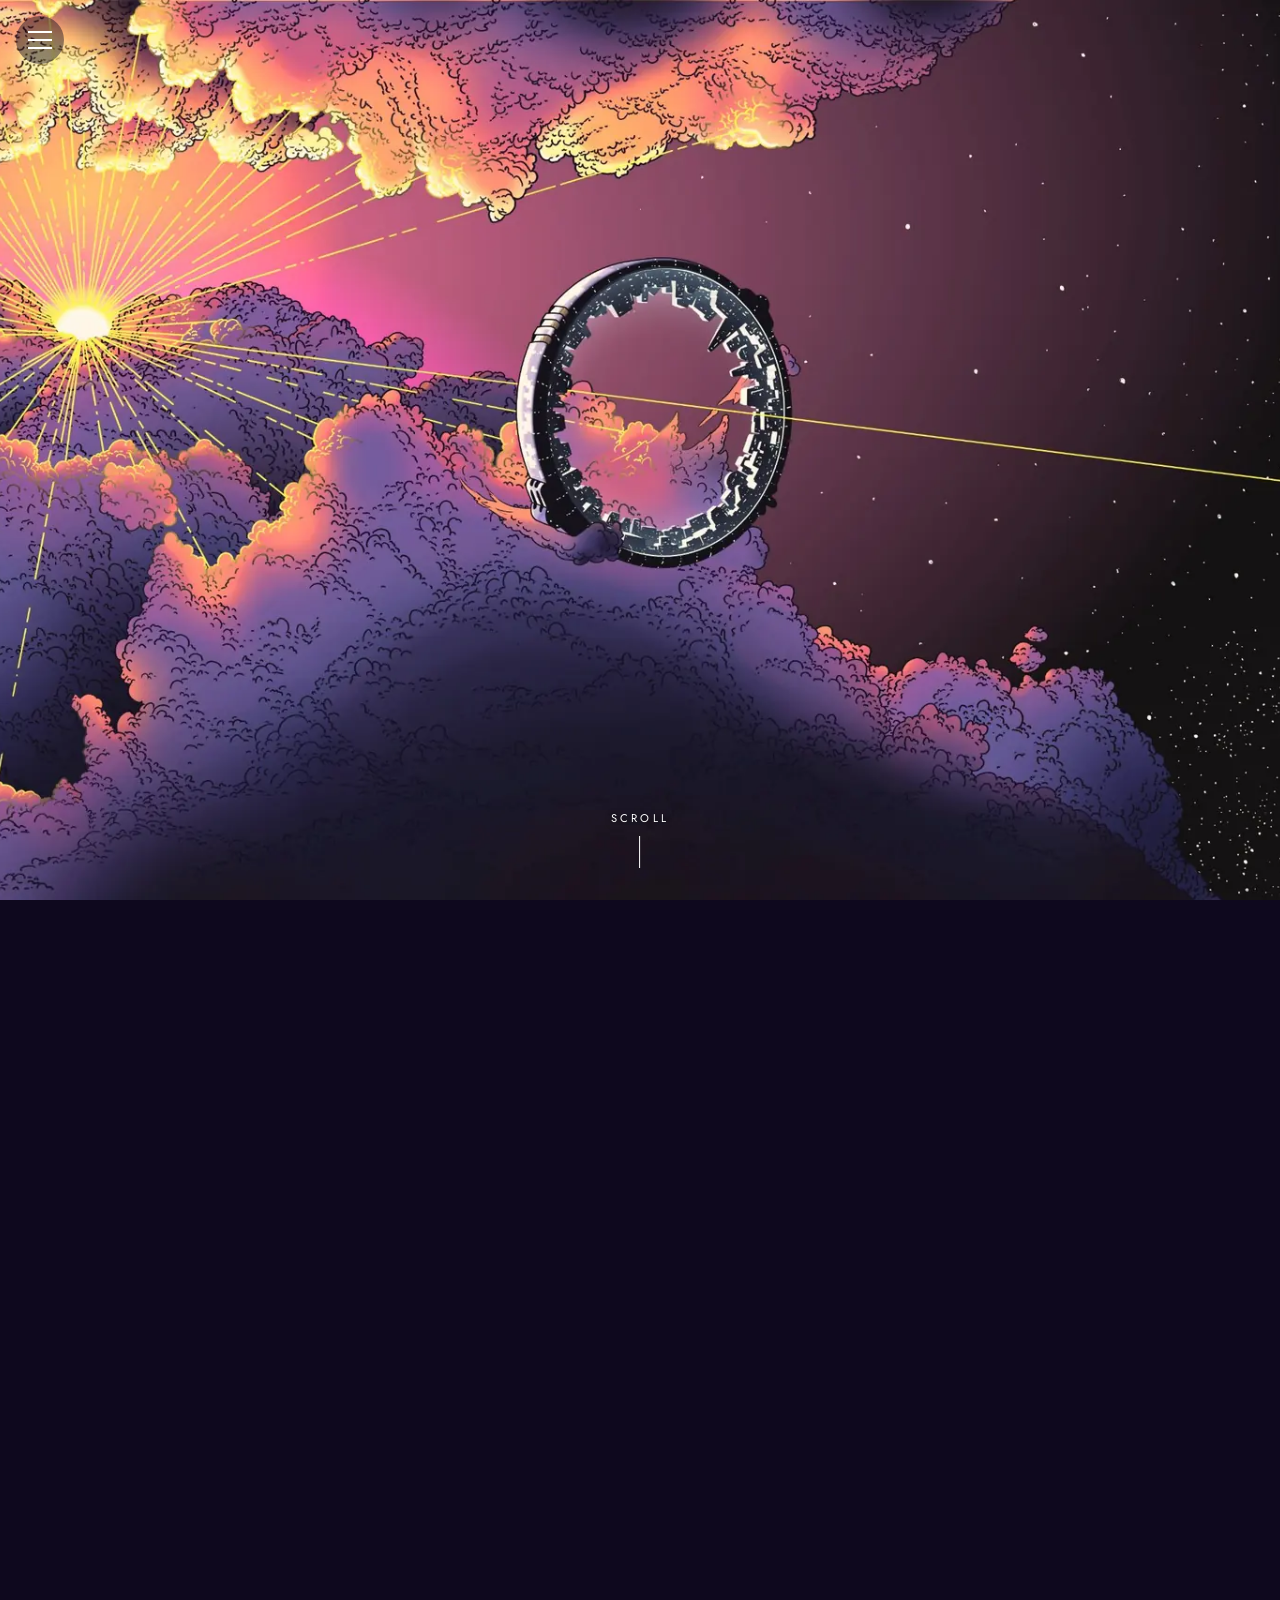
<file: index.html>
<!DOCTYPE html>
<html lang="en">
<head>
  <meta charset="UTF-8">
  <meta name="viewport" content="width=device-width, initial-scale=1">
  <title>Daniel Knowlton | Fiction Writer</title>
  <meta name="description" content="Daniel Knowlton is a fiction writer based in Frederick, MD. He is currently at work on his novel-in-progress, with the working title of Brave Little Gods.">
  <meta name="author" content="Daniel Knowlton">
  <meta name="robots" content="index, follow, max-image-preview:large">
  <meta name="theme-color" content="#0e081e">
  <link rel="canonical" href="https://danielknowlton.com/">

  <link rel="icon" href="/favicon.ico" sizes="48x48">
  <link rel="icon" href="/favicon.svg" type="image/svg+xml">
  <link rel="apple-touch-icon" href="/apple-touch-icon.png">
  <link rel="manifest" href="/site.webmanifest">

  <meta property="og:title" content="Daniel Knowlton | Fiction Writer">
  <meta property="og:description" content="Fiction writer Daniel Knowlton is at work on Brave Little Gods, a literary science fiction novel in progress.">
  <meta property="og:type" content="website">
  <meta property="og:url" content="https://danielknowlton.com/">
  <meta property="og:site_name" content="Daniel Knowlton">
  <meta property="og:locale" content="en_US">
  <meta property="og:image" content="https://danielknowlton.com/og-image.jpg">
  <meta property="og:image:width" content="1200">
  <meta property="og:image:height" content="630">
  <meta property="og:image:alt" content="Illustration of a ring-shaped space habitat drifting above sunlit clouds at dusk.">

  <meta name="twitter:card" content="summary_large_image">
  <meta name="twitter:title" content="Daniel Knowlton | Fiction Writer">
  <meta name="twitter:description" content="Fiction writer Daniel Knowlton is at work on Brave Little Gods, a literary science fiction novel in progress.">
  <meta name="twitter:image" content="https://danielknowlton.com/og-image.jpg">
  <meta name="twitter:image:alt" content="Illustration of a ring-shaped space habitat drifting above sunlit clouds at dusk.">

  <link rel="preload" href="fonts/jost-latin-400-normal.woff2" as="font" type="font/woff2" crossorigin>
  <link rel="preload" href="fonts/newsreader-latin-400-normal.woff2" as="font" type="font/woff2" crossorigin>
  <link rel="preload" href="images/background-1600.webp" as="image" type="image/webp" media="(max-width: 800px)" fetchpriority="high">
  <link rel="preload" href="images/background-1920.webp" as="image" type="image/webp" media="(min-width: 801px) and (max-width: 1920px)" fetchpriority="high">
  <link rel="preload" href="images/background-2560.webp" as="image" type="image/webp" media="(min-width: 1921px)" fetchpriority="high">
  <link rel="stylesheet" href="style.css">

  <script type="application/ld+json">
  {
    "@context": "https://schema.org",
    "@graph": [
      {
        "@type": "WebSite",
        "@id": "https://danielknowlton.com/#website",
        "url": "https://danielknowlton.com/",
        "name": "Daniel Knowlton",
        "inLanguage": "en-US",
        "publisher": {
          "@id": "https://danielknowlton.com/#person"
        }
      },
      {
        "@type": "Person",
        "@id": "https://danielknowlton.com/#person",
        "name": "Daniel Knowlton",
        "url": "https://danielknowlton.com/",
        "jobTitle": "Fiction writer",
        "description": "Fiction writer based in Frederick, MD, at work on the literary science fiction novel Brave Little Gods.",
        "address": {
          "@type": "PostalAddress",
          "addressLocality": "Frederick",
          "addressRegion": "MD",
          "addressCountry": "US"
        },
        "alumniOf": {
          "@type": "CollegeOrUniversity",
          "name": "University of Maryland"
        }
      }
    ]
  }
  </script>
</head>
<body class="home">

  <button class="menu-toggle" type="button" aria-label="Open menu" aria-expanded="false" aria-controls="site-menu">
    <span></span>
    <span></span>
    <span></span>
  </button>

  <nav class="sidebar" id="site-menu" aria-label="Main menu">
    <ul>
      <li><a href="/" aria-current="page">Home</a></li>
      <li><a href="writings.html">Writings</a></li>
      <li><a href="about.html">About</a></li>
      <li><a href="contact.html">Contact</a></li>
    </ul>
  </nav>
  <div class="menu-overlay"></div>

  <div class="bg" aria-hidden="true"></div>

  <div class="shade" aria-hidden="true"></div>

  <main>
    <h1 class="visually-hidden">Daniel Knowlton, Fiction Writer</h1>

    <p class="tagline">We have all bred such brave little gods within our red, beating hearts.</p>

    <p class="synopsis"><em>Brave Little Gods</em> is a literary science fiction novel-in-progress about a long, generational journey from this world to the next. On board The Ring, the middle generations have no experience of Earth and won't live to see their destination, but against all odds, they build a home and life that is all their own. Along the way, they face death, commune with ghosts, birth new life, and redefine what humanity looks like when it's free from the earth and must survive in the lifeless black.</p>
    <div class="scroll-cue" aria-hidden="true">Scroll</div>

    <div class="scroll-space" aria-hidden="true"></div>
  </main>

  <script src="script.js"></script>
</body>
</html>
</file>
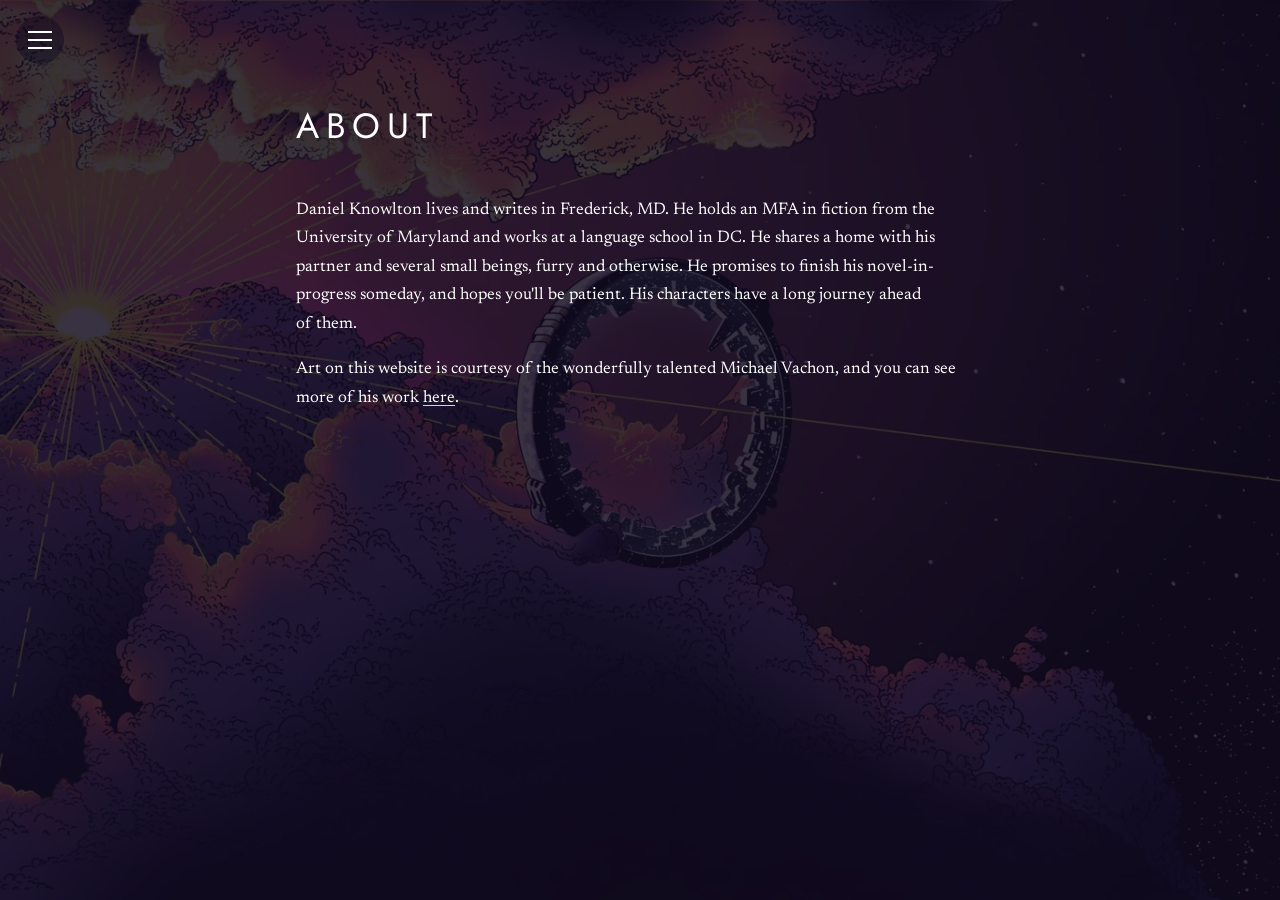
<file: about.html>
<!DOCTYPE html>
<html lang="en">
<head>
  <meta charset="UTF-8">
  <meta name="viewport" content="width=device-width, initial-scale=1">
  <title>About | Daniel Knowlton</title>
  <meta name="description" content="A brief author's bio for Daniel Knowlton, a fiction writer based in Frederick, MD.">
  <meta name="author" content="Daniel Knowlton">
  <meta name="robots" content="index, follow, max-image-preview:large">
  <meta name="theme-color" content="#0e081e">
  <link rel="canonical" href="https://danielknowlton.com/about.html">

  <link rel="icon" href="/favicon.ico" sizes="48x48">
  <link rel="icon" href="/favicon.svg" type="image/svg+xml">
  <link rel="apple-touch-icon" href="/apple-touch-icon.png">
  <link rel="manifest" href="/site.webmanifest">

  <meta property="og:title" content="About | Daniel Knowlton">
  <meta property="og:description" content="About Daniel Knowlton, a writer living in Frederick, MD, and his novel in progress.">
  <meta property="og:type" content="website">
  <meta property="og:url" content="https://danielknowlton.com/about.html">
  <meta property="og:site_name" content="Daniel Knowlton">
  <meta property="og:locale" content="en_US">
  <meta property="og:image" content="https://danielknowlton.com/og-image.jpg">
  <meta property="og:image:width" content="1200">
  <meta property="og:image:height" content="630">
  <meta property="og:image:alt" content="Illustration of a ring-shaped space habitat drifting above sunlit clouds at dusk.">

  <meta name="twitter:card" content="summary_large_image">
  <meta name="twitter:title" content="About | Daniel Knowlton">
  <meta name="twitter:description" content="About Daniel Knowlton, a writer living in Frederick, MD, and his novel in progress.">
  <meta name="twitter:image" content="https://danielknowlton.com/og-image.jpg">
  <meta name="twitter:image:alt" content="Illustration of a ring-shaped space habitat drifting above sunlit clouds at dusk.">

  <link rel="preload" href="fonts/jost-latin-400-normal.woff2" as="font" type="font/woff2" crossorigin>
  <link rel="preload" href="fonts/newsreader-latin-400-normal.woff2" as="font" type="font/woff2" crossorigin>
  <link rel="preload" href="images/background-1600.webp" as="image" type="image/webp" media="(max-width: 800px)" fetchpriority="high">
  <link rel="preload" href="images/background-1920.webp" as="image" type="image/webp" media="(min-width: 801px) and (max-width: 1920px)" fetchpriority="high">
  <link rel="preload" href="images/background-2560.webp" as="image" type="image/webp" media="(min-width: 1921px)" fetchpriority="high">
  <link rel="stylesheet" href="style.css">

  <script type="application/ld+json">
  {
    "@context": "https://schema.org",
    "@type": "ProfilePage",
    "url": "https://danielknowlton.com/about.html",
    "mainEntity": {
      "@type": "Person",
      "@id": "https://danielknowlton.com/#person",
      "name": "Daniel Knowlton",
      "url": "https://danielknowlton.com/",
      "jobTitle": "Fiction writer",
      "description": "Fiction writer based in Frederick, MD, at work on the literary science fiction novel Brave Little Gods.",
      "address": {
        "@type": "PostalAddress",
        "addressLocality": "Frederick",
        "addressRegion": "MD",
        "addressCountry": "US"
      },
      "alumniOf": {
        "@type": "CollegeOrUniversity",
        "name": "University of Maryland"
      }
    }
  }
  </script>
</head>
<body class="page">

  <button class="menu-toggle" type="button" aria-label="Open menu" aria-expanded="false" aria-controls="site-menu">
    <span></span>
    <span></span>
    <span></span>
  </button>

  <nav class="sidebar" id="site-menu" aria-label="Main menu">
    <ul>
      <li><a href="/">Home</a></li>
      <li><a href="writings.html">Writings</a></li>
      <li><a href="about.html" aria-current="page">About</a></li>
      <li><a href="contact.html">Contact</a></li>
    </ul>
  </nav>
  <div class="menu-overlay"></div>

  <div class="bg" aria-hidden="true"></div>

  <main class="content">
    <h1>About</h1>

    <p>Daniel Knowlton lives and writes in Frederick, MD. He holds an MFA in fiction from the University of Maryland and works at a language school in DC. He shares a home with his partner and several small beings, furry and otherwise. He promises to finish his novel-in-progress someday, and hopes you'll be patient. His characters have a long journey ahead of them.</p>

    <p>Art on this website is courtesy of the wonderfully talented Michael Vachon, and you can see more of his work <a href="https://www.redbubble.com/people/sanguinefool/explore" target="_blank" rel="noopener noreferrer">here</a>.</p>
  </main>

  <script src="script.js"></script>
</body>
</html>
</file>
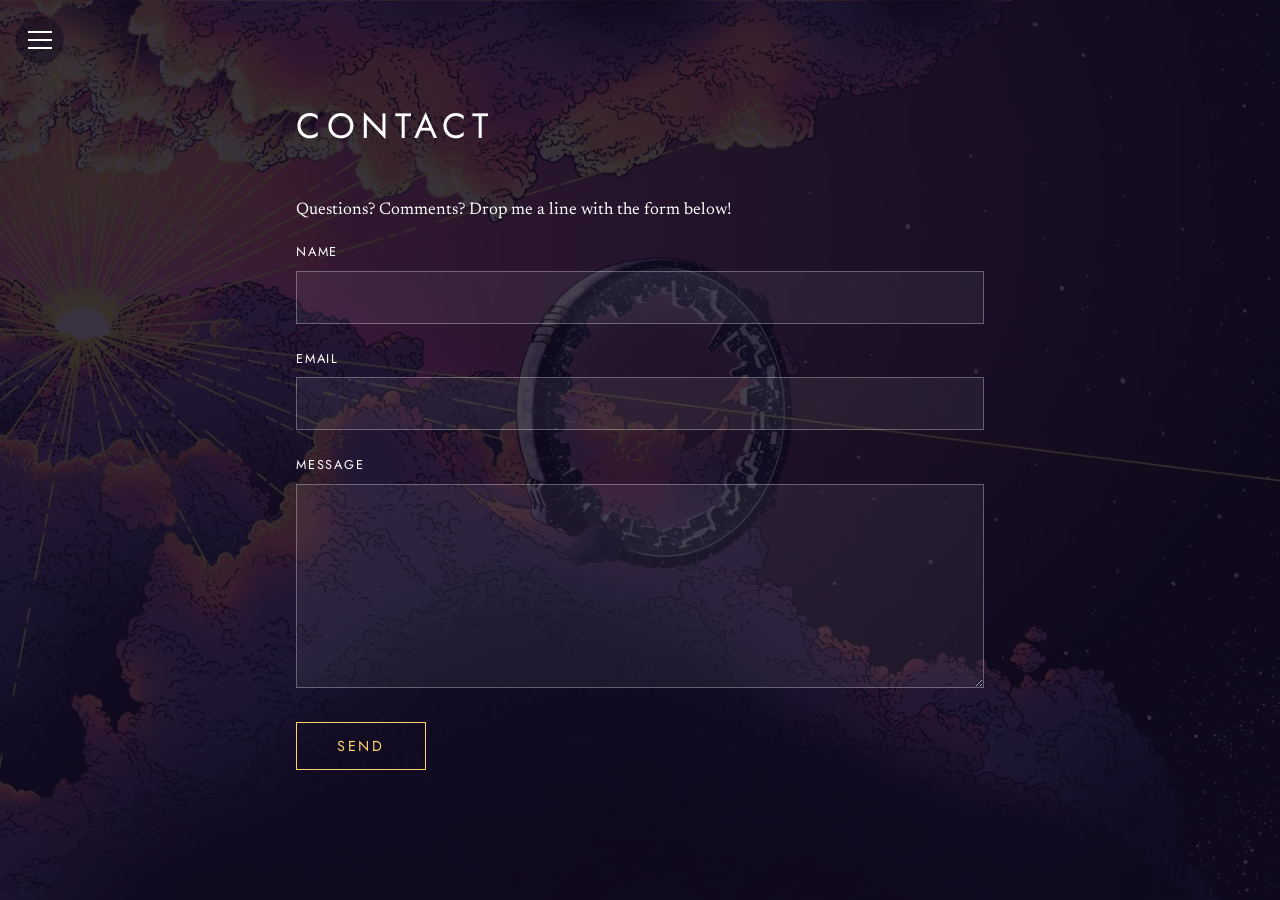
<file: contact.html>
<!DOCTYPE html>
<html lang="en">
<head>
  <meta charset="UTF-8">
  <meta name="viewport" content="width=device-width, initial-scale=1">
  <title>Contact | Daniel Knowlton</title>
  <meta name="description" content="Daniel Knowlton is a fiction writer based in Frederick, MD. Get in touch with him here for questions and comments.">
  <meta name="author" content="Daniel Knowlton">
  <meta name="robots" content="index, follow, max-image-preview:large">
  <meta name="theme-color" content="#0e081e">
  <link rel="canonical" href="https://danielknowlton.com/contact.html">

  <link rel="icon" href="/favicon.ico" sizes="48x48">
  <link rel="icon" href="/favicon.svg" type="image/svg+xml">
  <link rel="apple-touch-icon" href="/apple-touch-icon.png">
  <link rel="manifest" href="/site.webmanifest">

  <meta property="og:title" content="Contact | Daniel Knowlton">
  <meta property="og:description" content="Get in touch with Daniel Knowlton.">
  <meta property="og:type" content="website">
  <meta property="og:url" content="https://danielknowlton.com/contact.html">
  <meta property="og:site_name" content="Daniel Knowlton">
  <meta property="og:locale" content="en_US">
  <meta property="og:image" content="https://danielknowlton.com/og-image.jpg">
  <meta property="og:image:width" content="1200">
  <meta property="og:image:height" content="630">
  <meta property="og:image:alt" content="Illustration of a ring-shaped space habitat drifting above sunlit clouds at dusk.">

  <meta name="twitter:card" content="summary_large_image">
  <meta name="twitter:title" content="Contact | Daniel Knowlton">
  <meta name="twitter:description" content="Get in touch with Daniel Knowlton.">
  <meta name="twitter:image" content="https://danielknowlton.com/og-image.jpg">
  <meta name="twitter:image:alt" content="Illustration of a ring-shaped space habitat drifting above sunlit clouds at dusk.">

  <link rel="preload" href="fonts/jost-latin-400-normal.woff2" as="font" type="font/woff2" crossorigin>
  <link rel="preload" href="fonts/newsreader-latin-400-normal.woff2" as="font" type="font/woff2" crossorigin>
  <link rel="preload" href="images/background-1600.webp" as="image" type="image/webp" media="(max-width: 800px)" fetchpriority="high">
  <link rel="preload" href="images/background-1920.webp" as="image" type="image/webp" media="(min-width: 801px) and (max-width: 1920px)" fetchpriority="high">
  <link rel="preload" href="images/background-2560.webp" as="image" type="image/webp" media="(min-width: 1921px)" fetchpriority="high">
  <link rel="stylesheet" href="style.css">
</head>
<body class="page">

  <button class="menu-toggle" type="button" aria-label="Open menu" aria-expanded="false" aria-controls="site-menu">
    <span></span>
    <span></span>
    <span></span>
  </button>

  <nav class="sidebar" id="site-menu" aria-label="Main menu">
    <ul>
      <li><a href="/">Home</a></li>
      <li><a href="writings.html">Writings</a></li>
      <li><a href="about.html">About</a></li>
      <li><a href="contact.html" aria-current="page">Contact</a></li>
    </ul>
  </nav>
  <div class="menu-overlay"></div>

  <div class="bg" aria-hidden="true"></div>

  <main class="content">
    <h1>Contact</h1>

    <p>Questions? Comments? Drop me a line with the form below!</p>

    <form id="contact-form" action="https://api.web3forms.com/submit" method="POST">
      <input type="hidden" name="access_key" value="7f456020-65fb-4381-9c6b-acda6661f4be">
      <input type="hidden" name="subject" value="New message from danielknowlton.com">
      <input type="hidden" name="from_name" value="danielknowlton.com contact form">
      <input type="checkbox" name="botcheck" style="display: none;" tabindex="-1" autocomplete="off">

      <div class="field">
        <label for="name">Name</label>
        <input type="text" id="name" name="name" autocomplete="name" required>
      </div>

      <div class="field">
        <label for="email">Email</label>
        <input type="email" id="email" name="email" autocomplete="email" required>
      </div>

      <div class="field">
        <label for="message">Message</label>
        <textarea id="message" name="message" rows="7" required></textarea>
      </div>

      <button type="submit" class="form-button">Send</button>
      <p class="form-status" id="form-status" role="status" aria-live="polite"></p>
    </form>
  </main>

  <script src="script.js"></script>
  <script src="contact.js"></script>
</body>
</html>
</file>
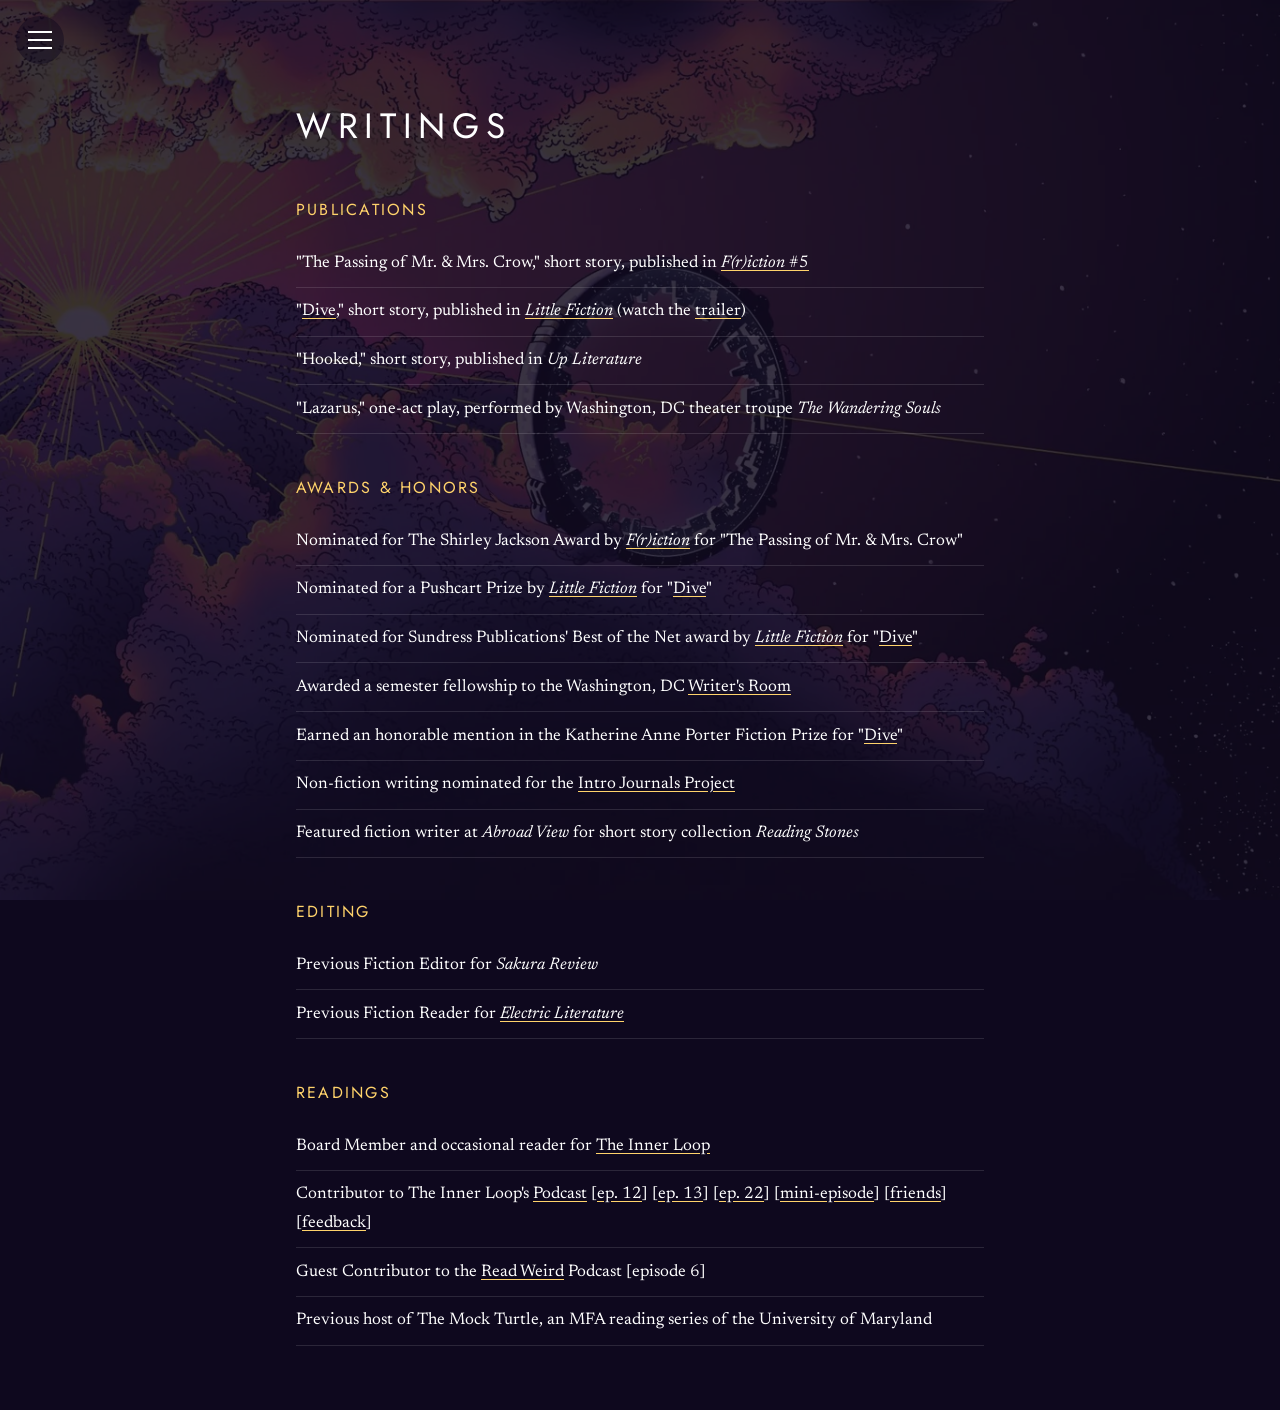
<file: writings.html>
<!DOCTYPE html>
<html lang="en">
<head>
  <meta charset="UTF-8">
  <meta name="viewport" content="width=device-width, initial-scale=1">
  <title>Writings | Daniel Knowlton</title>
  <meta name="description" content="Published fiction, awards, editing work, and readings by Daniel Knowlton.">
  <meta name="author" content="Daniel Knowlton">
  <meta name="robots" content="index, follow, max-image-preview:large">
  <meta name="theme-color" content="#0e081e">
  <link rel="canonical" href="https://danielknowlton.com/writings.html">

  <link rel="icon" href="/favicon.ico" sizes="48x48">
  <link rel="icon" href="/favicon.svg" type="image/svg+xml">
  <link rel="apple-touch-icon" href="/apple-touch-icon.png">
  <link rel="manifest" href="/site.webmanifest">

  <meta property="og:title" content="Writings | Daniel Knowlton">
  <meta property="og:description" content="Published fiction, awards, editing work, and readings by Daniel Knowlton.">
  <meta property="og:type" content="website">
  <meta property="og:url" content="https://danielknowlton.com/writings.html">
  <meta property="og:site_name" content="Daniel Knowlton">
  <meta property="og:locale" content="en_US">
  <meta property="og:image" content="https://danielknowlton.com/og-image.jpg">
  <meta property="og:image:width" content="1200">
  <meta property="og:image:height" content="630">
  <meta property="og:image:alt" content="Illustration of a ring-shaped space habitat drifting above sunlit clouds at dusk.">

  <meta name="twitter:card" content="summary_large_image">
  <meta name="twitter:title" content="Writings | Daniel Knowlton">
  <meta name="twitter:description" content="Published fiction, awards, editing work, and readings by Daniel Knowlton.">
  <meta name="twitter:image" content="https://danielknowlton.com/og-image.jpg">
  <meta name="twitter:image:alt" content="Illustration of a ring-shaped space habitat drifting above sunlit clouds at dusk.">

  <link rel="preload" href="fonts/jost-latin-400-normal.woff2" as="font" type="font/woff2" crossorigin>
  <link rel="preload" href="fonts/newsreader-latin-400-normal.woff2" as="font" type="font/woff2" crossorigin>
  <link rel="preload" href="images/background-1600.webp" as="image" type="image/webp" media="(max-width: 800px)" fetchpriority="high">
  <link rel="preload" href="images/background-1920.webp" as="image" type="image/webp" media="(min-width: 801px) and (max-width: 1920px)" fetchpriority="high">
  <link rel="preload" href="images/background-2560.webp" as="image" type="image/webp" media="(min-width: 1921px)" fetchpriority="high">
  <link rel="stylesheet" href="style.css">
</head>
<body class="page">

  <button class="menu-toggle" type="button" aria-label="Open menu" aria-expanded="false" aria-controls="site-menu">
    <span></span>
    <span></span>
    <span></span>
  </button>

  <nav class="sidebar" id="site-menu" aria-label="Main menu">
    <ul>
      <li><a href="/">Home</a></li>
      <li><a href="writings.html" aria-current="page">Writings</a></li>
      <li><a href="about.html">About</a></li>
      <li><a href="contact.html">Contact</a></li>
    </ul>
  </nav>
  <div class="menu-overlay"></div>

  <div class="bg" aria-hidden="true"></div>

  <main class="content">
    <h1>Writings</h1>

    <section>
      <h2>Publications</h2>
      <ul>
        <li>"The Passing of Mr. &amp; Mrs. Crow," short story, published in <a href="https://frictionlit.org/the-passing-of-mr-and-mrs-crow/" target="_blank" rel="noopener noreferrer"><em>F(r)iction</em> #5</a></li>
        <li>"<a href="http://littlefiction.com/beta/DanielKnowlton_Dive.html" target="_blank" rel="noopener noreferrer">Dive</a>," short story, published in <a href="http://littlefiction.com/beta/Home.html" target="_blank" rel="noopener noreferrer"><em>Little Fiction</em></a> (watch the <a href="https://youtu.be/DXfhYLkIAHU" target="_blank" rel="noopener noreferrer">trailer</a>)</li>
        <li>"Hooked," short story, published in <em>Up Literature</em></li>
        <li>"Lazarus," one-act play, performed by Washington, DC theater troupe <em>The Wandering Souls</em></li>
      </ul>
    </section>

    <section>
      <h2>Awards &amp; Honors</h2>
      <ul>
        <li>Nominated for The Shirley Jackson Award by <a href="https://frictionlit.org/" target="_blank" rel="noopener noreferrer"><em>F(r)iction</em></a> for "The Passing of Mr. &amp; Mrs. Crow"</li>
        <li>Nominated for a Pushcart Prize by <a href="http://littlefiction.com/beta/Home.html" target="_blank" rel="noopener noreferrer"><em>Little Fiction</em></a> for "<a href="http://littlefiction.com/beta/DanielKnowlton_Dive.html" target="_blank" rel="noopener noreferrer">Dive</a>"</li>
        <li>Nominated for Sundress Publications' Best of the Net award by <a href="http://littlefiction.com/beta/Home.html" target="_blank" rel="noopener noreferrer"><em>Little Fiction</em></a> for "<a href="http://littlefiction.com/beta/DanielKnowlton_Dive.html" target="_blank" rel="noopener noreferrer">Dive</a>"</li>
        <li>Awarded a semester fellowship to the Washington, DC <a href="https://www.dcwritersroom.com/" target="_blank" rel="noopener noreferrer">Writer's Room</a></li>
        <li>Earned an honorable mention in the Katherine Anne Porter Fiction Prize for "<a href="http://littlefiction.com/beta/DanielKnowlton_Dive.html" target="_blank" rel="noopener noreferrer">Dive</a>"</li>
        <li>Non-fiction writing nominated for the <a href="https://awpwriter.org/AWP/AWP/Contests/Intro-Journals-Project/Overview.aspx" target="_blank" rel="noopener noreferrer">Intro Journals Project</a></li>
        <li>Featured fiction writer at <em>Abroad View</em> for short story collection <em>Reading Stones</em></li>
      </ul>
    </section>

    <section>
      <h2>Editing</h2>
      <ul>
        <li>Previous Fiction Editor for <em>Sakura Review</em></li>
        <li>Previous Fiction Reader for <a href="http://electricliterature.com/" target="_blank" rel="noopener noreferrer"><em>Electric Literature</em></a></li>
      </ul>
    </section>

    <section>
      <h2>Readings</h2>
      <ul>
        <li>Board Member and occasional reader for <a href="https://theinnerlooplit.org/" target="_blank" rel="noopener noreferrer">The Inner Loop</a></li>
        <li>Contributor to The Inner Loop's <a href="https://theinnerlooplit.org/radio/" target="_blank" rel="noopener noreferrer">Podcast</a> [<a href="https://soundcloud.com/theinnerlooplit/episode-12-monsters-ghosts-and-grief" target="_blank" rel="noopener noreferrer">ep. 12</a>] [<a href="https://soundcloud.com/theinnerlooplit/episode-13-homee" target="_blank" rel="noopener noreferrer">ep. 13</a>] [<a href="https://soundcloud.com/theinnerlooplit/episode-22-suspense" target="_blank" rel="noopener noreferrer">ep. 22</a>] [<a href="https://soundcloud.com/theinnerlooplit/perspective-with-dan-knowlton" target="_blank" rel="noopener noreferrer">mini-episode</a>] [<a href="https://soundcloud.com/theinnerlooplit/friends" target="_blank" rel="noopener noreferrer">friends</a>] [<a href="https://soundcloud.com/theinnerlooplit/is-feedback-really-useful-with-dan-knowlton-and-david-pfeferman" target="_blank" rel="noopener noreferrer">feedback</a>]</li>
        <li>Guest Contributor to the <a href="https://readweird.com/" target="_blank" rel="noopener noreferrer">Read Weird</a> Podcast [episode 6]</li>
        <li>Previous host of The Mock Turtle, an MFA reading series of the University of Maryland</li>
      </ul>
    </section>
  </main>

  <script src="script.js"></script>
</body>
</html>
</file>
<file: style.css>
@font-face {
  font-family: "Newsreader";
  font-style: normal;
  font-weight: 400;
  font-display: swap;
  src: url("fonts/newsreader-latin-400-normal.woff2") format("woff2");
}

@font-face {
  font-family: "Newsreader";
  font-style: italic;
  font-weight: 400;
  font-display: swap;
  src: url("fonts/newsreader-latin-400-italic.woff2") format("woff2");
}

@font-face {
  font-family: "Jost";
  font-style: normal;
  font-weight: 400;
  font-display: swap;
  src: url("fonts/jost-latin-400-normal.woff2") format("woff2");
}

:root {
  --text-color: #ffffff;
  --menu-bg: rgba(14, 8, 30, 0.94);
  --accent: #ffd36b; /* warm yellow pulled from the sun in the artwork */
  --font: "Newsreader", Georgia, "Times New Roman", serif;       /* body text */
  --font-head: "Jost", "Helvetica Neue", Arial, sans-serif;      /* headings, menu, tagline, labels */
  --body-scale: 1.05; /* Newsreader runs slightly small, so body text is nudged up */
  color-scheme: dark;
}

* {
  box-sizing: border-box;
}

html,
body {
  margin: 0;
}

body {
  font-family: var(--font);
  color: var(--text-color);
  background-color: #0e081e;
}

.visually-hidden {
  position: absolute;
  width: 1px;
  height: 1px;
  margin: -1px;
  padding: 0;
  overflow: hidden;
  clip: rect(0, 0, 0, 0);
  white-space: nowrap;
  border: 0;
}


.bg {
  position: fixed;
  inset: 0;
  z-index: 0;
  background-color: #0e081e;
  background-image: url("images/background-1600.jpg");
  background-image: image-set(
    url("images/background-1600.webp") type("image/webp"),
    url("images/background-1600.jpg") type("image/jpeg")
  );
  background-size: cover;
  background-position: 50% 50%;
  background-repeat: no-repeat;
}

@media (min-width: 801px) {
  .bg {
    background-image: url("images/background-1920.jpg");
    background-image: image-set(
      url("images/background-1920.webp") type("image/webp"),
      url("images/background-1920.jpg") type("image/jpeg")
    );
  }
}

@media (min-width: 1921px) {
  .bg {
    background-image: url("images/background-2560.jpg");
    background-image: image-set(
      url("images/background-2560.webp") type("image/webp"),
      url("images/background-2560.jpg") type("image/jpeg")
    );
  }
}


.page .bg::after {
  content: "";
  position: absolute;
  inset: 0;
  background: rgba(14, 8, 30, 0.82);
}


.scroll-space {
  height: 500vh;
  height: 500svh;
}

.shade {
  position: fixed;
  inset: 0;
  z-index: 0;
  background: rgba(14, 8, 30, 0.72);
  opacity: 0;
  pointer-events: none;
}

.synopsis {
  position: fixed;
  top: 50%;
  left: 50%;
  z-index: 1;
  width: min(90vw, 42rem);
  margin: 0;
  transform: translate(-50%, -50%);
  text-align: center;
  text-wrap: pretty;
  font-size: calc(clamp(1rem, 2vw, 1.3rem) * var(--body-scale));
  line-height: 1.85;
  text-shadow: 0 1px 8px rgba(0, 0, 0, 0.7);
  opacity: 0;
  pointer-events: none; /* script.js turns this on once the text has faded in */
}

.synopsis.is-visible {
  pointer-events: auto;
}

.tagline {
  position: fixed;
  left: 50%;
  bottom: 12vh;
  bottom: 12svh;
  z-index: 1;
  width: min(90vw, 60rem);
  margin: 0;
  transform: translateX(-50%);
  text-align: center;
  text-wrap: balance;
  text-transform: uppercase;
  font-family: var(--font-head);
  letter-spacing: 0.14em;
  line-height: 1.8;
  font-size: clamp(0.85rem, 1.7vw, 1.3rem);
  text-shadow: 0 1px 8px rgba(0, 0, 0, 0.7);
  pointer-events: none;
}

.scroll-cue {
  position: fixed;
  left: 50%;
  bottom: 2rem;
  z-index: 1;
  transform: translateX(-50%);
  text-transform: uppercase;
  font-family: var(--font-head);
  letter-spacing: 0.28em;
  font-size: 0.7rem;
  text-shadow: 0 1px 6px rgba(0, 0, 0, 0.7);
  pointer-events: none;
}

.scroll-cue::after {
  content: "";
  display: block;
  width: 1px;
  height: 2rem;
  margin: 0.6rem auto 0;
  background: var(--text-color);
  animation: cue-pulse 2s ease-in-out infinite;
}

@keyframes cue-pulse {
  0%, 100% { opacity: 0.2; transform: scaleY(0.5); transform-origin: top; }
  50%      { opacity: 1;   transform: scaleY(1);   transform-origin: top; }
}


.menu-toggle {
  position: fixed;
  top: 1rem;
  left: 1rem;
  z-index: 30;
  width: 3rem;
  height: 3rem;
  padding: 0;
  display: flex;
  flex-direction: column;
  align-items: center;
  justify-content: center;
  gap: 6px;
  border: 0;
  border-radius: 50%;
  background: rgba(14, 8, 30, 0.45);
  cursor: pointer;
}

.menu-toggle span {
  display: block;
  width: 1.5rem;
  height: 2px;
  background: var(--text-color);
  transition: transform 0.3s ease, opacity 0.3s ease;
}

.menu-toggle:hover span,
.menu-toggle:focus-visible span {
  background: var(--accent);
}

.menu-toggle:focus-visible {
  outline: 2px solid var(--accent);
  outline-offset: 2px;
}

.menu-open .menu-toggle span:nth-child(1) { transform: translateY(8px) rotate(45deg); }
.menu-open .menu-toggle span:nth-child(2) { opacity: 0; }
.menu-open .menu-toggle span:nth-child(3) { transform: translateY(-8px) rotate(-45deg); }

.sidebar {
  position: fixed;
  top: 0;
  left: 0;
  bottom: 0;
  z-index: 20;
  width: min(18rem, 80vw);
  padding: 6rem 2rem 2rem;
  background: var(--menu-bg);
  transform: translateX(-100%);
  visibility: hidden;
  transition: transform 0.35s ease, visibility 0s linear 0.35s;
}

.menu-open .sidebar {
  transform: translateX(0);
  visibility: visible;
  transition: transform 0.35s ease, visibility 0s;
}

.sidebar ul {
  list-style: none;
  margin: 0;
  padding: 0;
}

.sidebar li + li {
  margin-top: 1.5rem;
}

.sidebar a {
  color: var(--text-color);
  text-decoration: none;
  text-transform: uppercase;
  font-family: var(--font-head);
  letter-spacing: 0.19em;
  font-size: 1rem;
}

.sidebar a:hover,
.sidebar a:focus-visible,
.sidebar a[aria-current="page"] {
  color: var(--accent);
}

.menu-overlay {
  position: fixed;
  inset: 0;
  z-index: 10;
  background: rgba(0, 0, 0, 0.5);
  opacity: 0;
  visibility: hidden;
  transition: opacity 0.35s ease, visibility 0s linear 0.35s;
}

.menu-open .menu-overlay {
  opacity: 1;
  visibility: visible;
  transition: opacity 0.35s ease, visibility 0s;
}


.content {
  position: relative;
  z-index: 1;
  max-width: 46rem;
  margin: 0 auto;
  padding: 6rem 1.5rem 4rem;
  line-height: 1.7;
}

.content p,
.content li {
  font-size: calc(1rem * var(--body-scale));
}

.content p {
  text-wrap: pretty;
}

.content h1 {
  margin: 0 0 2.5rem;
  font-weight: normal;
  text-wrap: balance;
  text-transform: uppercase;
  font-family: var(--font-head);
  letter-spacing: 0.19em;
  font-size: clamp(1.6rem, 4vw, 2.2rem);
}

.content h2 {
  margin: 2.5rem 0 1rem;
  font-weight: normal;
  text-transform: uppercase;
  font-family: var(--font-head);
  letter-spacing: 0.14em;
  font-size: 1rem;
  color: var(--accent);
}

.content ul {
  list-style: none;
  margin: 0;
  padding: 0;
}

.content li {
  padding: 0.6rem 0;
  border-bottom: 1px solid rgba(255, 255, 255, 0.12);
}

.content a {
  color: var(--text-color);
  text-decoration-color: var(--accent);
  text-underline-offset: 3px;
}

.content a:hover,
.content a:focus-visible {
  color: var(--accent);
}

.content a:focus-visible {
  outline: 2px solid var(--accent);
  outline-offset: 3px;
}


.field {
  margin-bottom: 1.5rem;
}

.field label {
  display: block;
  margin-bottom: 0.5rem;
  text-transform: uppercase;
  font-family: var(--font-head);
  letter-spacing: 0.14em;
  font-size: 0.8rem;
}

.field input,
.field textarea {
  width: 100%;
  padding: 0.8rem 1rem;
  border: 1px solid rgba(255, 255, 255, 0.3);
  border-radius: 0;
  background: rgba(255, 255, 255, 0.06);
  color: var(--text-color);
  font-family: var(--font);
  font-size: calc(1rem * var(--body-scale));
  line-height: 1.5;
}

.field textarea {
  resize: vertical;
}

.field input:focus,
.field textarea:focus {
  outline: 2px solid var(--accent);
  outline-offset: 2px;
  border-color: var(--accent);
  background: rgba(255, 255, 255, 0.1);
}

.form-button {
  padding: 0.8rem 2.5rem;
  border: 1px solid var(--accent);
  border-radius: 0;
  background: transparent;
  color: var(--accent);
  font-family: var(--font-head);
  font-size: 0.9rem;
  text-transform: uppercase;
  letter-spacing: 0.19em;
  cursor: pointer;
  transition: background 0.2s ease, color 0.2s ease;
}

.form-button:hover,
.form-button:focus-visible {
  background: var(--accent);
  color: #0e081e;
}

.form-button:focus-visible {
  outline: 2px solid var(--text-color);
  outline-offset: 3px;
}

.form-button:disabled {
  opacity: 0.5;
  cursor: wait;
}

.form-status {
  min-height: 1.7em;
  margin: 1.25rem 0 0;
}

.form-status.error {
  color: #ff9d9d;
}


@media (prefers-reduced-motion: reduce) {
  .scroll-cue::after {
    animation: none;
  }

  .sidebar,
  .menu-overlay,
  .menu-toggle span {
    transition: none;
  }
}
</file>
